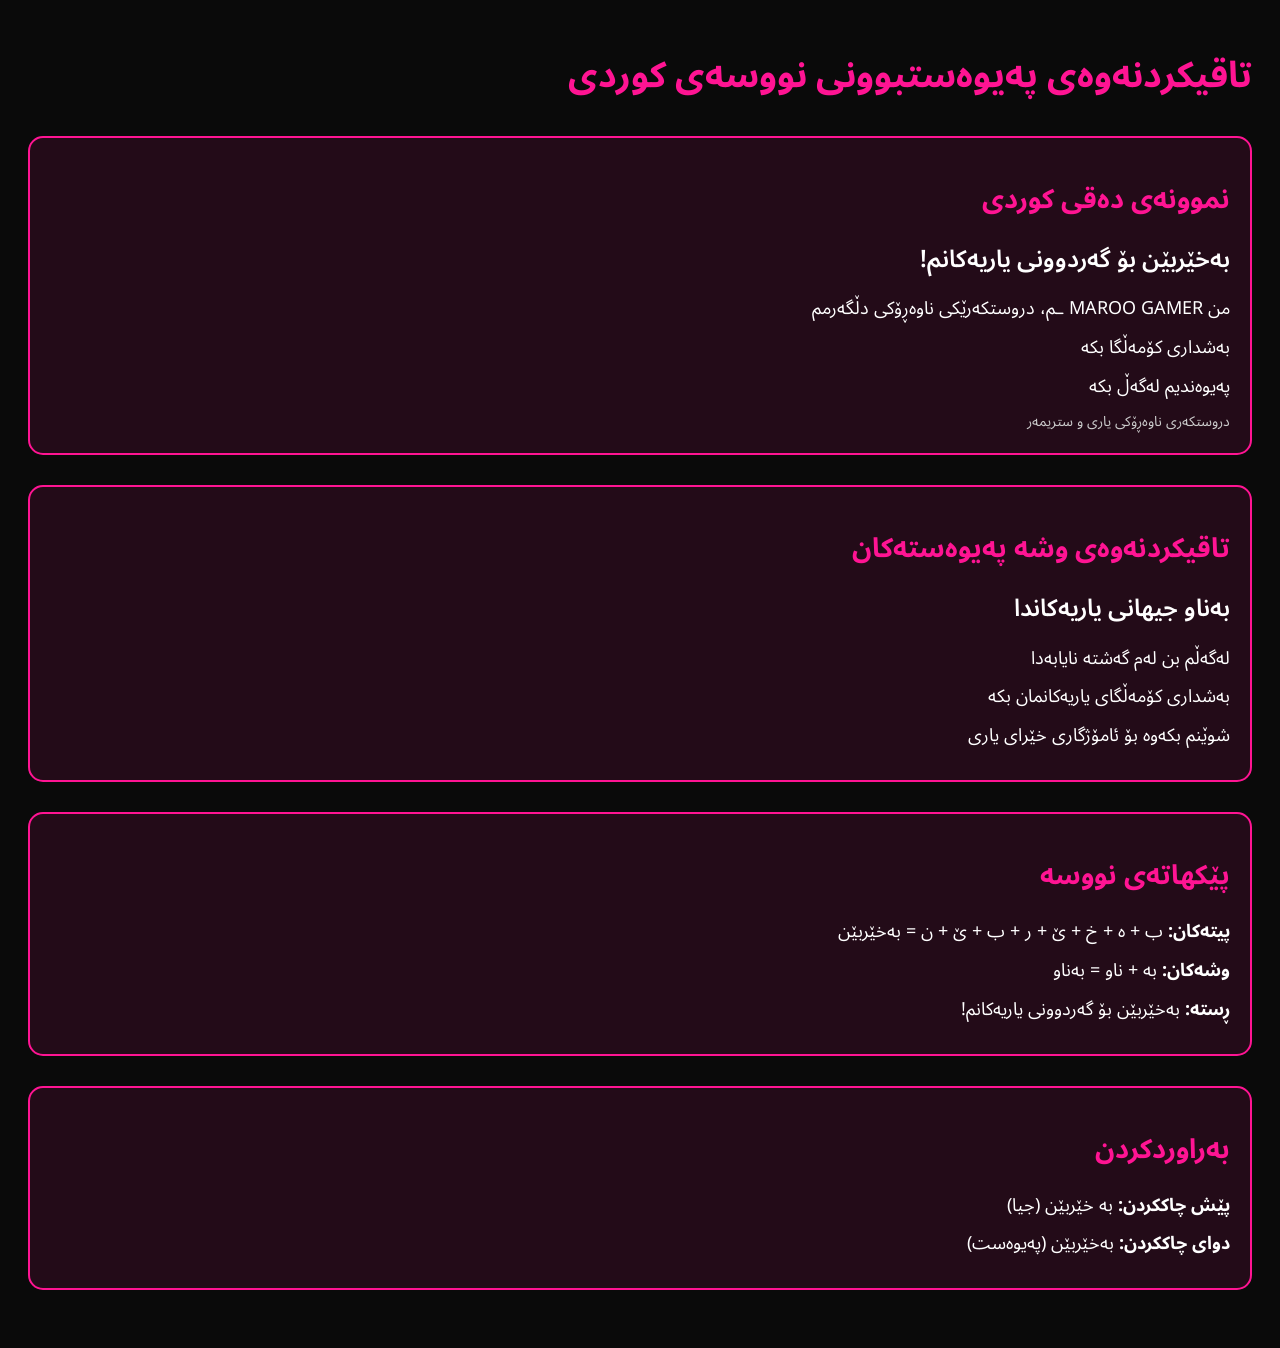
<file: kurdish-text-test.html>
<!DOCTYPE html>
<html lang="ku" dir="rtl">
<head>
    <meta charset="UTF-8">
    <meta name="viewport" content="width=device-width, initial-scale=1.0">
    <title>Kurdish Text Connection Test</title>
    <link href="https://fonts.googleapis.com/css2?family=Noto+Sans+Arabic:wght@300;400;600;700&display=swap" rel="stylesheet">
    <style>
        body {
            font-family: 'Noto Sans Arabic', 'Arial Unicode MS', 'Tahoma', sans-serif;
            direction: rtl;
            text-align: right;
            padding: 20px;
            background: #0a0a0a;
            color: white;
            font-size: 18px;
            line-height: 1.6;
            font-feature-settings: "calt" 1, "liga" 1, "clig" 1, "kern" 1;
            -webkit-font-feature-settings: "calt" 1, "liga" 1, "clig" 1, "kern" 1;
            unicode-bidi: embed;
        }
        
        .test-section {
            margin: 30px 0;
            padding: 20px;
            border: 2px solid #ff1493;
            border-radius: 15px;
            background: rgba(255, 20, 147, 0.1);
        }
        
        .large-text {
            font-size: 24px;
            font-weight: 600;
            margin: 15px 0;
        }
        
        .normal-text {
            font-size: 18px;
            margin: 10px 0;
        }
        
        .small-text {
            font-size: 14px;
            color: #ccc;
        }
        
        h1, h2 {
            color: #ff1493;
            margin: 20px 0;
        }
    </style>
</head>
<body>
    <h1>تاقیکردنەوەی پەیوەستبوونی نووسەی کوردی</h1>
    
    <div class="test-section">
        <h2>نموونەی دەقی کوردی</h2>
        <div class="large-text">بەخێربێن بۆ گەردوونی یاریەکانم!</div>
        <div class="normal-text">من MAROO GAMER ـم، دروستکەرێکی ناوەڕۆکی دڵگەرمم</div>
        <div class="normal-text">بەشداری کۆمەڵگا بکە</div>
        <div class="normal-text">پەیوەندیم لەگەڵ بکە</div>
        <div class="small-text">دروستکەری ناوەڕۆکی یاری و ستریمەر</div>
    </div>
    
    <div class="test-section">
        <h2>تاقیکردنەوەی وشە پەیوەستەکان</h2>
        <div class="large-text">بەناو جیهانی یاریەکاندا</div>
        <div class="normal-text">لەگەڵم بن لەم گەشتە نایابەدا</div>
        <div class="normal-text">بەشداری کۆمەڵگای یاریەکانمان بکە</div>
        <div class="normal-text">شوێنم بکەوە بۆ ئامۆژگاری خێرای یاری</div>
    </div>
    
    <div class="test-section">
        <h2>پێکهاتەی نووسە</h2>
        <div class="normal-text">
            <strong>پیتەکان:</strong> ب + ە + خ + ێ + ر + ب + ێ + ن = بەخێربێن
        </div>
        <div class="normal-text">
            <strong>وشەکان:</strong> بە + ناو = بەناو
        </div>
        <div class="normal-text">
            <strong>ڕستە:</strong> بەخێربێن بۆ گەردوونی یاریەکانم!
        </div>
    </div>
    
    <div class="test-section">
        <h2>بەراوردکردن</h2>
        <div class="normal-text">
            <strong>پێش چاککردن:</strong> بە خێربێن (جیا)
        </div>
        <div class="normal-text">
            <strong>دوای چاککردن:</strong> بەخێربێن (پەیوەست)
        </div>
    </div>
    
    <script>
        console.log('Kurdish text test loaded');
        console.log('Font family:', getComputedStyle(document.body).fontFamily);
        console.log('Direction:', getComputedStyle(document.body).direction);
        console.log('Text align:', getComputedStyle(document.body).textAlign);
    </script>
</body>
</html>
</file>
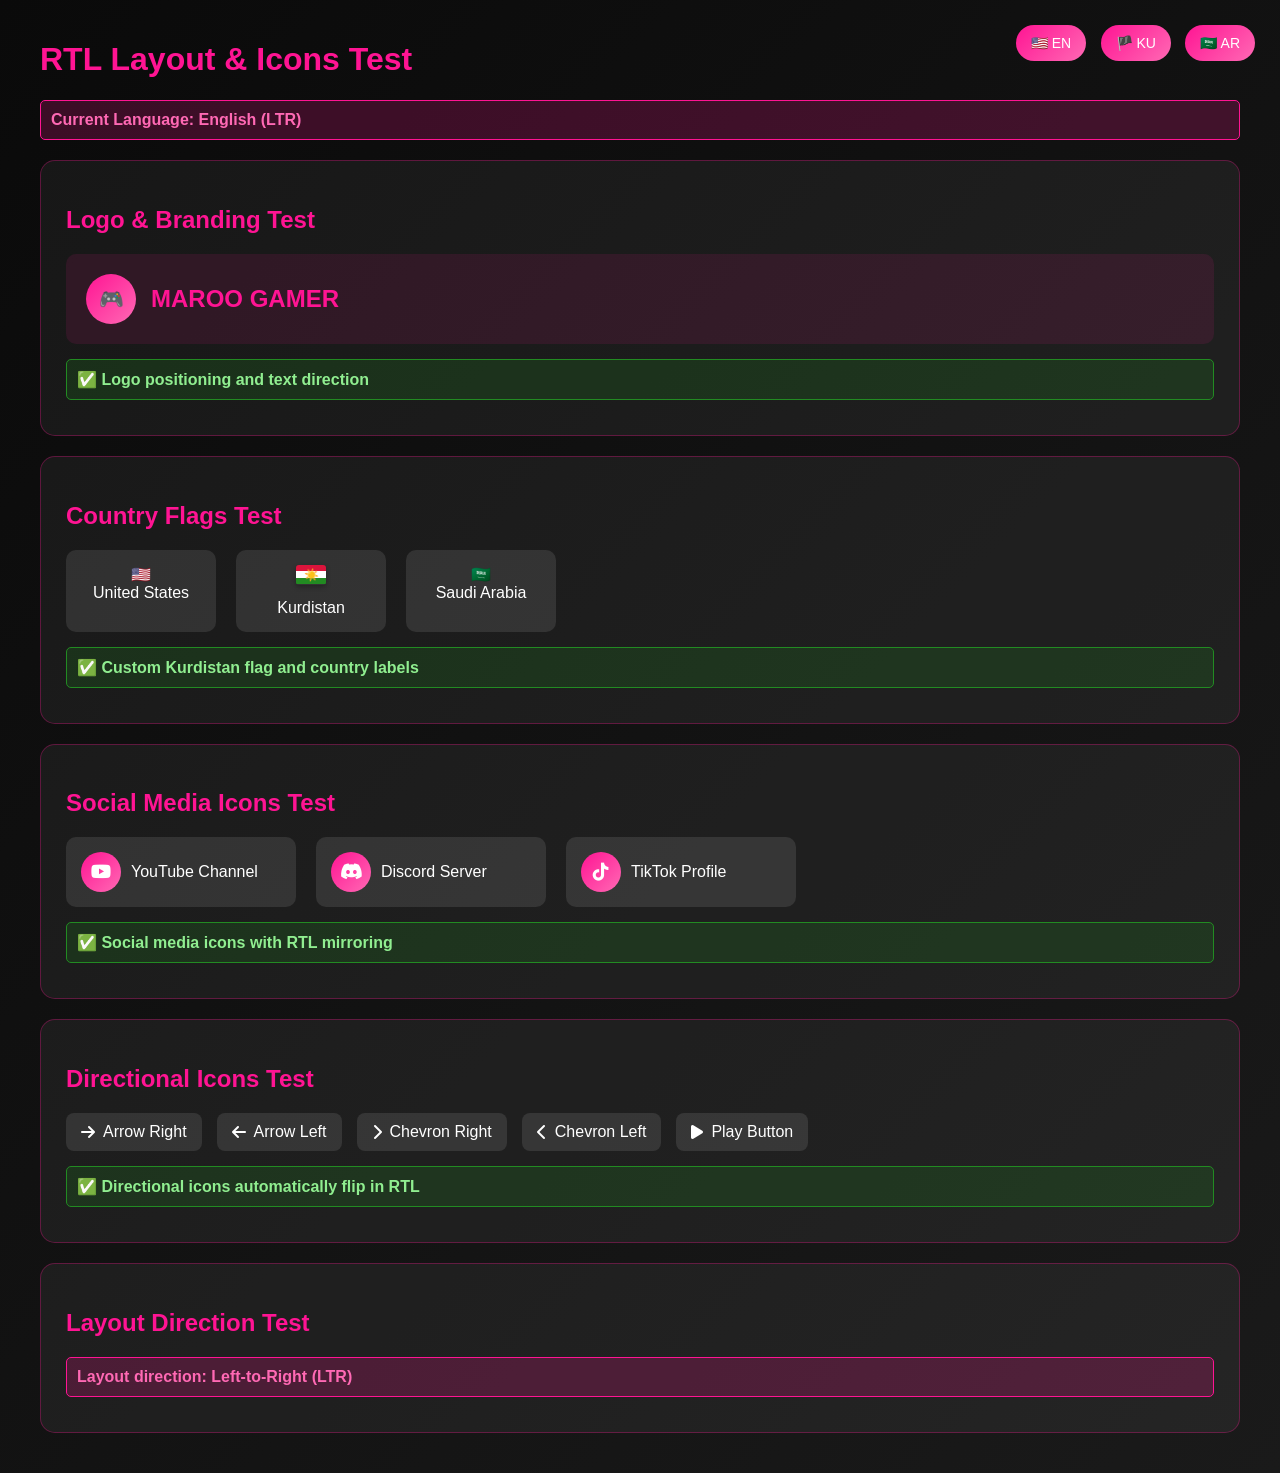
<file: rtl-test.html>
<!DOCTYPE html>
<html lang="en">
<head>
    <meta charset="UTF-8">
    <meta name="viewport" content="width=device-width, initial-scale=1.0">
    <title>RTL Layout Test - MAROO GAMER</title>
    <link rel="stylesheet" href="https://cdnjs.cloudflare.com/ajax/libs/font-awesome/6.4.0/css/all.min.css">
    <link href="https://fonts.googleapis.com/css2?family=Noto+Sans+Arabic:wght@300;400;600;700&display=swap" rel="stylesheet">
    <style>
        body {
            font-family: 'Noto Sans Arabic', Arial, sans-serif;
            background: linear-gradient(135deg, #0a0a0a, #1a1a1a);
            color: white;
            margin: 0;
            padding: 20px;
            transition: all 0.3s ease;
        }
        
        .test-container {
            max-width: 1200px;
            margin: 0 auto;
        }
        
        .test-section {
            background: rgba(255, 255, 255, 0.05);
            margin: 20px 0;
            padding: 25px;
            border-radius: 15px;
            border: 1px solid rgba(255, 20, 147, 0.3);
        }
        
        .lang-switcher {
            position: fixed;
            top: 20px;
            right: 20px;
            z-index: 1000;
        }
        
        .lang-btn {
            background: linear-gradient(135deg, #ff1493, #ff69b4);
            color: white;
            border: none;
            padding: 10px 15px;
            margin: 5px;
            border-radius: 20px;
            cursor: pointer;
            font-size: 14px;
            transition: all 0.3s ease;
        }
        
        .lang-btn:hover {
            transform: translateY(-2px);
            box-shadow: 0 4px 15px rgba(255, 20, 147, 0.3);
        }
        
        .logo-test {
            display: flex;
            align-items: center;
            gap: 15px;
            padding: 20px;
            background: rgba(255, 20, 147, 0.1);
            border-radius: 10px;
            margin: 15px 0;
        }
        
        .logo-img {
            width: 50px;
            height: 50px;
            background: linear-gradient(135deg, #ff1493, #ff69b4);
            border-radius: 50%;
            display: flex;
            align-items: center;
            justify-content: center;
            font-size: 20px;
        }
        
        .logo-text {
            font-size: 24px;
            font-weight: bold;
            color: #ff1493;
        }
        
        .social-test {
            display: flex;
            gap: 20px;
            flex-wrap: wrap;
            margin: 15px 0;
        }
        
        .social-item {
            background: rgba(255, 255, 255, 0.1);
            padding: 15px;
            border-radius: 10px;
            display: flex;
            align-items: center;
            gap: 10px;
            min-width: 200px;
        }
        
        .social-icon {
            width: 40px;
            height: 40px;
            background: linear-gradient(135deg, #ff1493, #ff69b4);
            border-radius: 50%;
            display: flex;
            align-items: center;
            justify-content: center;
            font-size: 18px;
        }
        
        .icon-test {
            display: flex;
            gap: 15px;
            flex-wrap: wrap;
            margin: 15px 0;
        }
        
        .icon-item {
            background: rgba(255, 255, 255, 0.1);
            padding: 10px 15px;
            border-radius: 8px;
            display: flex;
            align-items: center;
            gap: 8px;
        }
        
        .flag-test {
            display: flex;
            gap: 20px;
            margin: 15px 0;
            flex-wrap: wrap;
        }
        
        .flag-item {
            background: rgba(255, 255, 255, 0.1);
            padding: 15px;
            border-radius: 10px;
            text-align: center;
            min-width: 120px;
        }
        
        .kurdistan-flag {
            display: inline-block;
            width: 30px;
            height: 20px;
            position: relative;
            border-radius: 3px;
            overflow: hidden;
            box-shadow: 0 2px 5px rgba(0,0,0,0.3);
            margin-bottom: 10px;
        }
        
        .flag-stripe {
            width: 100%;
            height: 33.33%;
            position: absolute;
            left: 0;
        }
        
        .flag-stripe.red {
            top: 0;
            background: #DC143C;
        }
        
        .flag-stripe.white {
            top: 33.33%;
            background: #FFFFFF;
        }
        
        .flag-stripe.green {
            top: 66.66%;
            background: #228B22;
        }
        
        .flag-sun {
            position: absolute;
            top: 50%;
            left: 50%;
            transform: translate(-50%, -50%);
            font-size: 12px;
            z-index: 1;
        }
        
        /* RTL Styles */
        [dir="rtl"] {
            direction: rtl;
            text-align: right;
        }
        
        [dir="rtl"] .logo-test {
            flex-direction: row-reverse;
        }
        
        [dir="rtl"] .social-item {
            flex-direction: row-reverse;
        }
        
        [dir="rtl"] .icon-item {
            flex-direction: row-reverse;
        }
        
        [dir="rtl"] .lang-switcher {
            right: auto;
            left: 20px;
        }
        
        [dir="rtl"] .social-icon .fab,
        [dir="rtl"] .social-icon .fas {
            transform: scaleX(-1);
        }
        
        [dir="rtl"] .fas.fa-arrow-right::before {
            content: "\f060";
        }
        
        [dir="rtl"] .fas.fa-arrow-left::before {
            content: "\f061";
        }
        
        h1, h2 {
            color: #ff1493;
        }
        
        .status {
            padding: 10px;
            border-radius: 5px;
            margin: 10px 0;
            font-weight: bold;
        }
        
        .status.success {
            background: rgba(34, 139, 34, 0.2);
            border: 1px solid #228B22;
            color: #90EE90;
        }
        
        .status.info {
            background: rgba(255, 20, 147, 0.2);
            border: 1px solid #ff1493;
            color: #ff69b4;
        }
    </style>
</head>
<body>
    <div class="lang-switcher">
        <button class="lang-btn" onclick="switchLanguage('en')">🇺🇸 EN</button>
        <button class="lang-btn" onclick="switchLanguage('ku')">🏴 KU</button>
        <button class="lang-btn" onclick="switchLanguage('ar')">🇸🇦 AR</button>
    </div>
    
    <div class="test-container">
        <h1 id="title">RTL Layout & Icons Test</h1>
        
        <div class="status info">
            <span id="current-lang">Current Language: English (LTR)</span>
        </div>
        
        <div class="test-section">
            <h2 id="logo-title">Logo & Branding Test</h2>
            <div class="logo-test">
                <div class="logo-img">🎮</div>
                <div class="logo-text" id="logo-text">MAROO GAMER</div>
            </div>
            <div class="status success">
                ✅ Logo positioning and text direction
            </div>
        </div>
        
        <div class="test-section">
            <h2 id="flags-title">Country Flags Test</h2>
            <div class="flag-test">
                <div class="flag-item">
                    <div>🇺🇸</div>
                    <div>United States</div>
                </div>
                <div class="flag-item">
                    <div class="kurdistan-flag">
                        <div class="flag-stripe red"></div>
                        <div class="flag-stripe white"></div>
                        <div class="flag-stripe green"></div>
                        <div class="flag-sun">☀️</div>
                    </div>
                    <div id="kurdistan-label">Kurdistan</div>
                </div>
                <div class="flag-item">
                    <div>🇸🇦</div>
                    <div id="saudi-label">Saudi Arabia</div>
                </div>
            </div>
            <div class="status success">
                ✅ Custom Kurdistan flag and country labels
            </div>
        </div>
        
        <div class="test-section">
            <h2 id="social-title">Social Media Icons Test</h2>
            <div class="social-test">
                <div class="social-item">
                    <div class="social-icon">
                        <i class="fab fa-youtube"></i>
                    </div>
                    <div id="youtube-text">YouTube Channel</div>
                </div>
                <div class="social-item">
                    <div class="social-icon">
                        <i class="fab fa-discord"></i>
                    </div>
                    <div id="discord-text">Discord Server</div>
                </div>
                <div class="social-item">
                    <div class="social-icon">
                        <i class="fab fa-tiktok"></i>
                    </div>
                    <div id="tiktok-text">TikTok Profile</div>
                </div>
            </div>
            <div class="status success">
                ✅ Social media icons with RTL mirroring
            </div>
        </div>
        
        <div class="test-section">
            <h2 id="icons-title">Directional Icons Test</h2>
            <div class="icon-test">
                <div class="icon-item">
                    <i class="fas fa-arrow-right"></i>
                    <span id="arrow-right">Arrow Right</span>
                </div>
                <div class="icon-item">
                    <i class="fas fa-arrow-left"></i>
                    <span id="arrow-left">Arrow Left</span>
                </div>
                <div class="icon-item">
                    <i class="fas fa-chevron-right"></i>
                    <span id="chevron-right">Chevron Right</span>
                </div>
                <div class="icon-item">
                    <i class="fas fa-chevron-left"></i>
                    <span id="chevron-left">Chevron Left</span>
                </div>
                <div class="icon-item">
                    <i class="fas fa-play"></i>
                    <span id="play-text">Play Button</span>
                </div>
            </div>
            <div class="status success">
                ✅ Directional icons automatically flip in RTL
            </div>
        </div>
        
        <div class="test-section">
            <h2 id="layout-title">Layout Direction Test</h2>
            <div class="status info" id="layout-status">
                Layout direction will change based on selected language
            </div>
        </div>
    </div>
    
    <script>
        const translations = {
            en: {
                title: 'RTL Layout & Icons Test',
                'current-lang': 'Current Language: English (LTR)',
                'logo-title': 'Logo & Branding Test',
                'logo-text': 'MAROO GAMER',
                'flags-title': 'Country Flags Test',
                'kurdistan-label': 'Kurdistan',
                'saudi-label': 'Saudi Arabia',
                'social-title': 'Social Media Icons Test',
                'youtube-text': 'YouTube Channel',
                'discord-text': 'Discord Server',
                'tiktok-text': 'TikTok Profile',
                'icons-title': 'Directional Icons Test',
                'arrow-right': 'Arrow Right',
                'arrow-left': 'Arrow Left',
                'chevron-right': 'Chevron Right',
                'chevron-left': 'Chevron Left',
                'play-text': 'Play Button',
                'layout-title': 'Layout Direction Test',
                'layout-status': 'Layout direction: Left-to-Right (LTR)'
            },
            ku: {
                title: 'تاقیکردنەوەی RTL و ئایکۆنەکان',
                'current-lang': 'زمانی ئێستا: کوردی (RTL)',
                'logo-title': 'تاقیکردنەوەی لۆگۆ و براند',
                'logo-text': 'مارۆ گەیمەر',
                'flags-title': 'تاقیکردنەوەی ئاڵای وڵاتان',
                'kurdistan-label': 'کوردستان',
                'saudi-label': 'عەرەبستانی سعودی',
                'social-title': 'تاقیکردنەوەی ئایکۆنی سۆشیال میدیا',
                'youtube-text': 'کەناڵی یوتیوب',
                'discord-text': 'سێرڤەری دیسکۆرد',
                'tiktok-text': 'پرۆفایلی تیکتۆک',
                'icons-title': 'تاقیکردنەوەی ئایکۆنی ئاراستەدار',
                'arrow-right': 'تیری ڕاست',
                'arrow-left': 'تیری چەپ',
                'chevron-right': 'شیڤرۆنی ڕاست',
                'chevron-left': 'شیڤرۆنی چەپ',
                'play-text': 'دوگمەی پلەی',
                'layout-title': 'تاقیکردنەوەی ئاراستەی لەیاوت',
                'layout-status': 'ئاراستەی لەیاوت: ڕاست بۆ چەپ (RTL)'
            },
            ar: {
                title: 'اختبار تخطيط RTL والأيقونات',
                'current-lang': 'اللغة الحالية: العربية (RTL)',
                'logo-title': 'اختبار الشعار والعلامة التجارية',
                'logo-text': 'مارو جيمر',
                'flags-title': 'اختبار أعلام البلدان',
                'kurdistan-label': 'كردستان',
                'saudi-label': 'المملكة العربية السعودية',
                'social-title': 'اختبار أيقونات وسائل التواصل الاجتماعي',
                'youtube-text': 'قناة يوتيوب',
                'discord-text': 'خادم ديسكورد',
                'tiktok-text': 'ملف تيك توك',
                'icons-title': 'اختبار الأيقونات الاتجاهية',
                'arrow-right': 'سهم يمين',
                'arrow-left': 'سهم يسار',
                'chevron-right': 'شيفرون يمين',
                'chevron-left': 'شيفرون يسار',
                'play-text': 'زر التشغيل',
                'layout-title': 'اختبار اتجاه التخطيط',
                'layout-status': 'اتجاه التخطيط: من اليمين إلى اليسار (RTL)'
            }
        };
        
        function switchLanguage(lang) {
            // Update HTML attributes
            document.documentElement.setAttribute('lang', lang);
            
            if (lang === 'ku' || lang === 'ar') {
                document.documentElement.setAttribute('dir', 'rtl');
                document.body.style.fontFamily = "'Noto Sans Arabic', Arial, sans-serif";
            } else {
                document.documentElement.setAttribute('dir', 'ltr');
                document.body.style.fontFamily = "Arial, sans-serif";
            }
            
            // Update all translatable elements
            Object.keys(translations[lang]).forEach(key => {
                const element = document.getElementById(key);
                if (element) {
                    element.textContent = translations[lang][key];
                }
            });
            
            console.log(`Language switched to: ${lang}`);
        }
        
        // Initialize with English
        switchLanguage('en');
    </script>
</body>
</html>
</file>
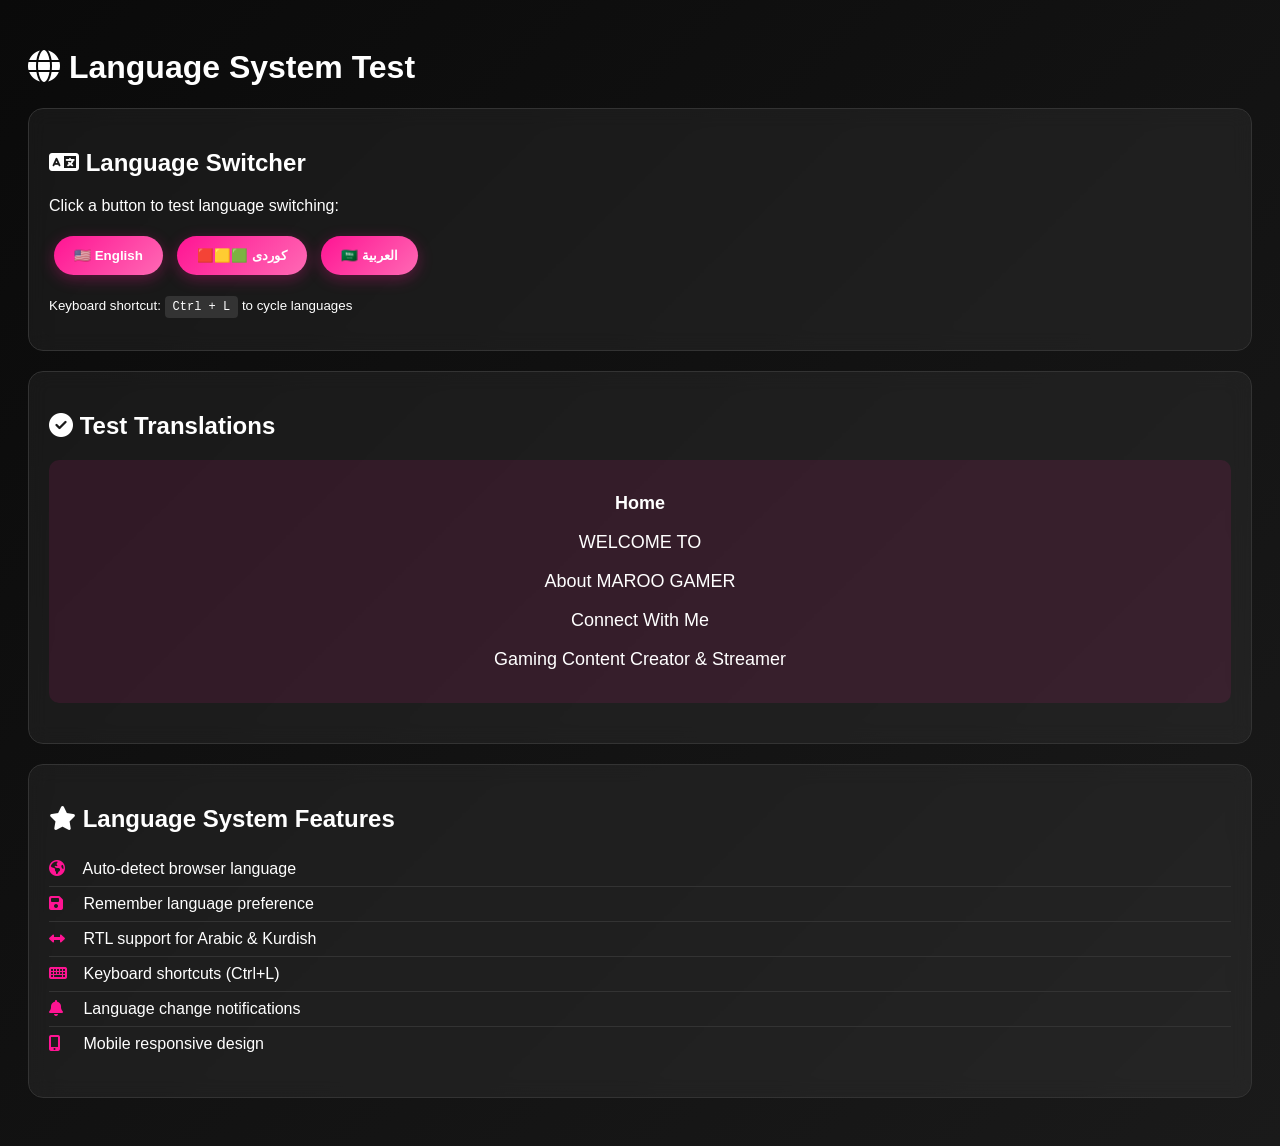
<file: test-language.html>
<!DOCTYPE html>
<html lang="en">
<head>
    <meta charset="UTF-8">
    <meta name="viewport" content="width=device-width, initial-scale=1.0">
    <title data-translate="page.title">Language Test - MAROO GAMER</title>
    <link rel="stylesheet" href="https://cdnjs.cloudflare.com/ajax/libs/font-awesome/6.4.0/css/all.min.css">
    <link href="https://fonts.googleapis.com/css2?family=Noto+Sans+Arabic:wght@300;400;600;700&display=swap" rel="stylesheet">
    <style>
        body { 
            font-family: 'Arial', sans-serif; 
            padding: 20px; 
            background: linear-gradient(135deg, #0a0a0a, #1a1a1a); 
            color: white; 
            transition: all 0.3s ease;
        }
        .test-section { 
            margin: 20px 0; 
            padding: 20px; 
            border: 1px solid #333; 
            border-radius: 15px; 
            background: rgba(255, 255, 255, 0.05);
            backdrop-filter: blur(10px);
        }
        .lang-button { 
            margin: 5px; 
            padding: 12px 20px; 
            background: linear-gradient(135deg, #ff1493, #ff69b4); 
            color: white; 
            border: none; 
            border-radius: 25px; 
            cursor: pointer; 
            font-weight: 600;
            transition: all 0.3s ease;
            box-shadow: 0 4px 15px rgba(255, 20, 147, 0.3);
        }
        .lang-button:hover { 
            transform: translateY(-2px);
            box-shadow: 0 6px 25px rgba(255, 20, 147, 0.5);
        }
        .feature-list {
            list-style: none;
            padding: 0;
        }
        .feature-list li {
            padding: 8px 0;
            border-bottom: 1px solid #333;
        }
        .feature-list li:last-child {
            border-bottom: none;
        }
        .feature-list i {
            color: #ff1493;
            margin-right: 10px;
            width: 20px;
        }
        .keyboard-shortcut {
            background: #333;
            padding: 4px 8px;
            border-radius: 4px;
            font-family: monospace;
            font-size: 12px;
        }
        .rtl-demo {
            text-align: center;
            font-size: 18px;
            margin: 20px 0;
            padding: 15px;
            background: rgba(255, 20, 147, 0.1);
            border-radius: 10px;
        }
        
        /* Kurdish and Arabic text rendering */
        [lang="ku"], [lang="ku"] * {
            font-family: 'Noto Sans Arabic', 'Arial Unicode MS', 'Tahoma', sans-serif !important;
            unicode-bidi: embed;
            direction: rtl;
            text-align: right;
            font-feature-settings: "calt" 1, "liga" 1, "clig" 1, "kern" 1;
            -webkit-font-feature-settings: "calt" 1, "liga" 1, "clig" 1, "kern" 1;
        }
        
        [lang="ar"], [lang="ar"] * {
            font-family: 'Noto Sans Arabic', 'Arial Unicode MS', 'Tahoma', sans-serif !important;
            unicode-bidi: embed;
            direction: rtl;
            text-align: right;
            font-feature-settings: "calt" 1, "liga" 1, "clig" 1, "kern" 1;
            -webkit-font-feature-settings: "calt" 1, "liga" 1, "clig" 1, "kern" 1;
        }
    </style>
</head>
<body>
    <h1><i class="fas fa-globe"></i> <span data-translate="test.title">Language System Test</span></h1>
    
    <div class="test-section">
        <h2><i class="fas fa-language"></i> <span data-translate="test.switcher">Language Switcher</span></h2>
        <p data-translate="test.instruction">Click a button to test language switching:</p>
        <button class="lang-button" onclick="testLanguage('en')">🇺🇸 English</button>
        <button class="lang-button" onclick="testLanguage('ku')">
            <span class="kurdistan-flag-inline">🟥🟨🟩</span> کوردی
        </button>
        <button class="lang-button" onclick="testLanguage('ar')">🇸🇦 العربية</button>
        <p><small>Keyboard shortcut: <span class="keyboard-shortcut">Ctrl + L</span> to cycle languages</small></p>
    </div>
    
    <div class="test-section">
        <h2><i class="fas fa-check-circle"></i> <span data-translate="test.translations">Test Translations</span></h2>
        <div class="rtl-demo">
            <p><strong data-translate="nav.home">Home</strong></p>
            <p data-translate="hero.welcome">WELCOME TO</p>
            <p data-translate="about.title">About MAROO GAMER</p>
            <p data-translate="social.title">Connect With Me</p>
            <p data-translate="hero.subtitle">Gaming Content Creator & Streamer</p>
        </div>
    </div>
    
    <div class="test-section">
        <h2><i class="fas fa-star"></i> <span data-translate="test.features">Language System Features</span></h2>
        <ul class="feature-list">
            <li><i class="fas fa-globe-americas"></i> <span data-translate="test.feature1">Auto-detect browser language</span></li>
            <li><i class="fas fa-save"></i> <span data-translate="test.feature2">Remember language preference</span></li>
            <li><i class="fas fa-arrows-alt-h"></i> <span data-translate="test.feature3">RTL support for Arabic & Kurdish</span></li>
            <li><i class="fas fa-keyboard"></i> <span data-translate="test.feature4">Keyboard shortcuts (Ctrl+L)</span></li>
            <li><i class="fas fa-bell"></i> <span data-translate="test.feature5">Language change notifications</span></li>
            <li><i class="fas fa-mobile-alt"></i> <span data-translate="test.feature6">Mobile responsive design</span></li>
        </ul>
    </div>
    
    <script>
        const translations = {
            en: {
                'page.title': 'Language Test - MAROO GAMER',
                'test.title': 'Language System Test',
                'test.switcher': 'Language Switcher',
                'test.instruction': 'Click a button to test language switching:',
                'test.translations': 'Test Translations',
                'test.features': 'Language System Features',
                'test.feature1': 'Auto-detect browser language',
                'test.feature2': 'Remember language preference',
                'test.feature3': 'RTL support for Arabic & Kurdish',
                'test.feature4': 'Keyboard shortcuts (Ctrl+L)',
                'test.feature5': 'Language change notifications',
                'test.feature6': 'Mobile responsive design',
                'nav.home': 'Home',
                'hero.welcome': 'WELCOME TO',
                'about.title': 'About MAROO GAMER',
                'social.title': 'Connect With Me',
                'hero.subtitle': 'Gaming Content Creator & Streamer'
            },
            ku: {
                'page.title': 'تاقیکردنەوەی زمان - MAROO GAMER',
                'test.title': 'تاقیکردنەوەی سیستەمی زمان',
                'test.switcher': 'گۆڕینی زمان',
                'test.instruction': 'کلیک لە دوگمەیەک بکە بۆ تاقیکردنەوەی گۆڕینی زمان:',
                'test.translations': 'تاقیکردنەوەی وەرگێڕان',
                'test.features': 'تایبەتمەندییەکانی سیستەمی زمان',
                'test.feature1': 'خۆکارانە زمانی وێبگەڕ دەدۆزێتەوە',
                'test.feature2': 'هەڵبژاردنی زمان لەبیر دەگرێت',
                'test.feature3': 'پشتگیری RTL بۆ عەرەبی و کوردی',
                'test.feature4': 'کورتبڕی تەختەکلیل (Ctrl+L)',
                'test.feature5': 'ئاگادارکردنەوەی گۆڕینی زمان',
                'test.feature6': 'دیزاینی وەڵامدەرەوە بۆ مۆبایل',
                'nav.home': 'ماڵەوە',
                'hero.welcome': 'بەخێربێن بۆ',
                'about.title': 'دەربارەی MAROO GAMER',
                'social.title': 'پەیوەندیم لەگەڵ بکە',
                'hero.subtitle': 'دروستکەری ناوەڕۆکی یاری و ستریمەر'
            },
            ar: {
                'page.title': 'اختبار اللغة - MAROO GAMER',
                'test.title': 'اختبار نظام اللغة',
                'test.switcher': 'مبدل اللغة',
                'test.instruction': 'انقر على زر لاختبار تبديل اللغة:',
                'test.translations': 'اختبار الترجمات',
                'test.features': 'ميزات نظام اللغة',
                'test.feature1': 'اكتشاف تلقائي للغة المتصفح',
                'test.feature2': 'تذكر تفضيل اللغة',
                'test.feature3': 'دعم RTL للعربية والكردية',
                'test.feature4': 'اختصارات لوحة المفاتيح (Ctrl+L)',
                'test.feature5': 'إشعارات تغيير اللغة',
                'test.feature6': 'تصميم متجاوب للجوال',
                'nav.home': 'الرئيسية',
                'hero.welcome': 'مرحباً بك في',
                'about.title': 'حول MAROO GAMER',
                'social.title': 'تواصل معي',
                'hero.subtitle': 'منشئ محتوى الألعاب والبث المباشر'
            }
        };
        
        let currentLang = 'en';
        
        function testLanguage(lang) {
            currentLang = lang;
            
            // Update HTML lang attribute
            document.documentElement.setAttribute('lang', lang);
            
            // Update document direction for RTL languages
            if (lang === 'ar' || lang === 'ku') {
                document.documentElement.setAttribute('dir', 'rtl');
                document.body.style.textAlign = 'right';
            } else {
                document.documentElement.setAttribute('dir', 'ltr');
                document.body.style.textAlign = 'left';
            }
            
            // Update all translatable elements
            const translatableElements = document.querySelectorAll('[data-translate]');
            translatableElements.forEach(element => {
                const key = element.getAttribute('data-translate');
                if (translations[lang] && translations[lang][key]) {
                    if (element.tagName === 'TITLE') {
                        document.title = translations[lang][key];
                    } else {
                        element.textContent = translations[lang][key];
                    }
                }
            });
            
            // Show notification
            showNotification(lang);
            
            console.log(`Language changed to: ${lang}`);
        }
        
        function showNotification(lang) {
            const langNames = { en: 'English', ku: 'کوردی', ar: 'العربية' };
            const notification = document.createElement('div');
            notification.style.cssText = `
                position: fixed;
                top: 20px;
                right: 20px;
                background: linear-gradient(135deg, #ff1493, #ff69b4);
                color: white;
                padding: 15px 20px;
                border-radius: 25px;
                box-shadow: 0 4px 20px rgba(255, 20, 147, 0.3);
                z-index: 10000;
                font-weight: 600;
                opacity: 0;
                transform: translateX(100px);
                transition: all 0.3s ease;
            `;
            notification.innerHTML = `<i class="fas fa-globe"></i> Language: ${langNames[lang]}`;
            document.body.appendChild(notification);
            
            setTimeout(() => {
                notification.style.opacity = '1';
                notification.style.transform = 'translateX(0)';
            }, 100);
            
            setTimeout(() => {
                notification.style.opacity = '0';
                notification.style.transform = 'translateX(100px)';
                setTimeout(() => notification.remove(), 300);
            }, 2000);
        }
        
        // Keyboard shortcut
        document.addEventListener('keydown', (e) => {
            if ((e.ctrlKey || e.metaKey) && e.key === 'l') {
                e.preventDefault();
                const languages = ['en', 'ku', 'ar'];
                const currentIndex = languages.indexOf(currentLang);
                const nextIndex = (currentIndex + 1) % languages.length;
                testLanguage(languages[nextIndex]);
            }
        });
    </script>
</body>
</html>
</file>
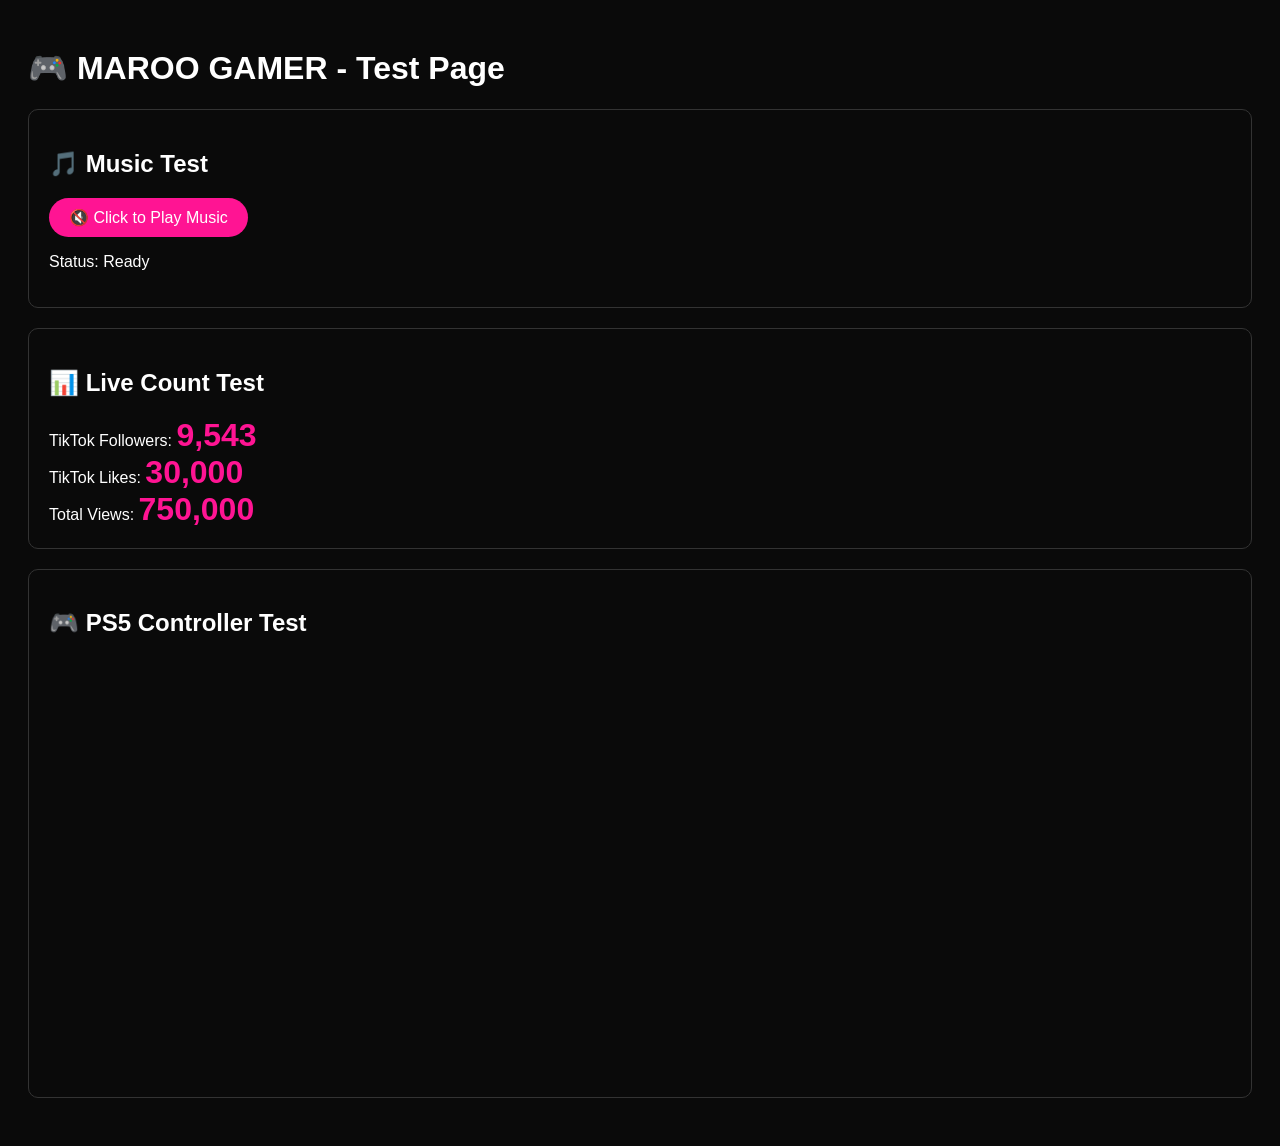
<file: test.html>
<!DOCTYPE html>
<html lang="en">
<head>
    <meta charset="UTF-8">
    <meta name="viewport" content="width=device-width, initial-scale=1.0">
    <title>Test - MAROO GAMER</title>
    <style>
        body {
            background: #0a0a0a;
            color: white;
            font-family: Arial, sans-serif;
            padding: 20px;
        }
        .test-section {
            margin: 20px 0;
            padding: 20px;
            border: 1px solid #333;
            border-radius: 10px;
        }
        .live-count {
            font-size: 2rem;
            color: #ff1493;
            font-weight: bold;
        }
        .music-button {
            background: #ff1493;
            color: white;
            border: none;
            padding: 10px 20px;
            border-radius: 25px;
            cursor: pointer;
            font-size: 16px;
        }
        .model-container {
            height: 400px;
            border-radius: 15px;
            overflow: hidden;
            background: transparent;
            margin: 20px 0;
        }
        .sketchfab-embed-wrapper {
            width: 100%;
            height: 100%;
        }
        .sketchfab-embed-wrapper iframe {
            width: 100%;
            height: 100%;
            border: none;
        }
    </style>
</head>
<body>
    <h1>🎮 MAROO GAMER - Test Page</h1>
    
    <div class="test-section">
        <h2>🎵 Music Test</h2>
        <audio id="backgroundMusic" loop preload="auto">
            <source src="used sources/background-music.mp3" type="audio/mpeg">
        </audio>
        <button id="musicToggle" class="music-button">🔇 Click to Play Music</button>
        <p>Status: <span id="musicStatus">Ready</span></p>
    </div>
    
    <div class="test-section">
        <h2>📊 Live Count Test</h2>
        <div>
            <div>TikTok Followers: <span class="live-count" id="tiktok-followers">9,543</span></div>
            <div>TikTok Likes: <span class="live-count" id="tiktok-likes">30,000</span></div>
            <div>Total Views: <span class="live-count" id="total-views">750,000</span></div>
        </div>
    </div>
    
    <div class="test-section">
        <h2>🎮 PS5 Controller Test</h2>
        <div class="model-container">
            <div class="sketchfab-embed-wrapper">
                <iframe 
                    title="PlayStation 5 DualSense" 
                    frameborder="0" 
                    allowfullscreen 
                    mozallowfullscreen="true" 
                    webkitallowfullscreen="true" 
                    allow="autoplay; fullscreen; xr-spatial-tracking" 
                    xr-spatial-tracking 
                    execution-while-out-of-viewport 
                    execution-while-not-rendered 
                    web-share 
                    src="https://sketchfab.com/models/878c1f882808477ab81c2fe86d5a3936/embed?autostart=1&ui_theme=dark&ui_controls=1&ui_infos=0&ui_inspector=0&ui_stop=0&ui_watermark=0&ui_watermark_link=0">
                </iframe>
            </div>
        </div>
    </div>

    <script>
        // Simple music test
        const musicToggle = document.getElementById('musicToggle');
        const backgroundMusic = document.getElementById('backgroundMusic');
        const musicStatus = document.getElementById('musicStatus');
        let isPlaying = false;

        musicToggle.addEventListener('click', () => {
            if (isPlaying) {
                backgroundMusic.pause();
                musicToggle.textContent = '🔇 Click to Play Music';
                musicStatus.textContent = 'Paused';
                isPlaying = false;
            } else {
                backgroundMusic.play().then(() => {
                    musicToggle.textContent = '🔊 Click to Pause Music';
                    musicStatus.textContent = 'Playing';
                    isPlaying = true;
                }).catch(error => {
                    musicStatus.textContent = 'Error: ' + error.message;
                });
            }
        });

        // Simple live counter test
        class SimpleLiveCounter {
            constructor() {
                this.counters = {
                    'tiktok-followers': { current: 9543, increment: [1, 2] },
                    'tiktok-likes': { current: 30000, increment: [3, 8] },
                    'total-views': { current: 750000, increment: [5, 25] }
                };
                this.start();
            }

            start() {
                setInterval(() => {
                    Object.keys(this.counters).forEach(id => {
                        const counter = this.counters[id];
                        const increment = Math.floor(Math.random() * (counter.increment[1] - counter.increment[0] + 1)) + counter.increment[0];
                        counter.current += increment;
                        
                        const element = document.getElementById(id);
                        if (element) {
                            element.textContent = counter.current.toLocaleString();
                            element.style.color = '#00ff88';
                            setTimeout(() => {
                                element.style.color = '#ff1493';
                            }, 1000);
                        }
                    });
                }, 10000); // Update every 10 seconds for testing
            }
        }

        // Start live counter
        new SimpleLiveCounter();
    </script>
</body>
</html>
</file>
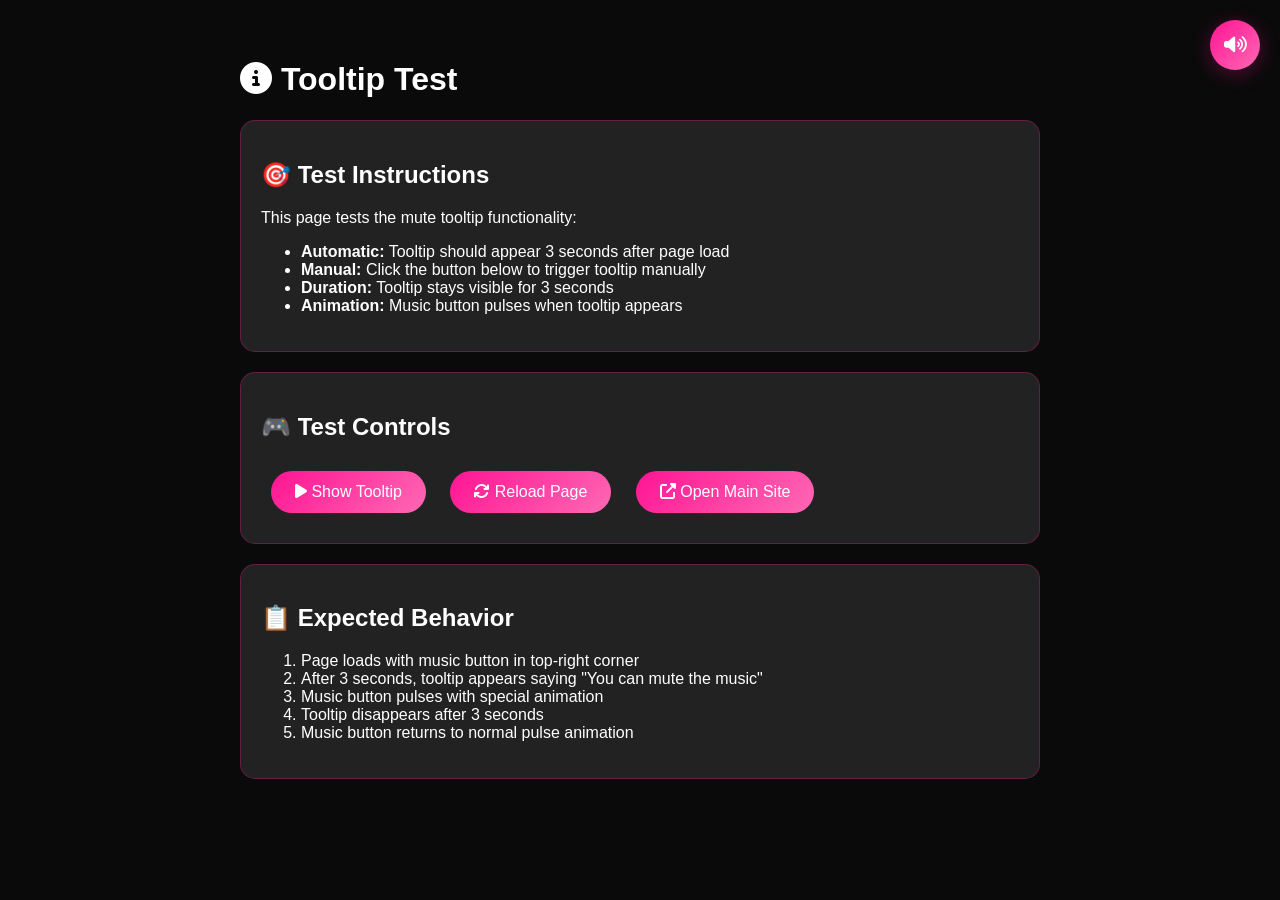
<file: tooltip-test.html>
<!DOCTYPE html>
<html lang="en">
<head>
    <meta charset="UTF-8">
    <meta name="viewport" content="width=device-width, initial-scale=1.0">
    <title>Tooltip Test - MAROO GAMER</title>
    <link rel="stylesheet" href="https://cdnjs.cloudflare.com/ajax/libs/font-awesome/6.4.0/css/all.min.css">
    <style>
        body {
            font-family: Arial, sans-serif;
            background: #0a0a0a;
            color: white;
            padding: 20px;
            margin: 0;
        }
        
        .test-container {
            max-width: 800px;
            margin: 0 auto;
            padding: 20px;
        }
        
        .music-toggle {
            position: fixed;
            top: 20px;
            right: 20px;
            width: 50px;
            height: 50px;
            border-radius: 50%;
            border: none;
            background: linear-gradient(135deg, #ff1493, #ff69b4);
            color: white;
            font-size: 18px;
            cursor: pointer;
            display: flex;
            align-items: center;
            justify-content: center;
            box-shadow: 0 4px 20px rgba(255, 20, 147, 0.3);
            transition: all 0.3s ease;
            z-index: 1000;
        }
        
        .music-toggle:hover {
            transform: scale(1.1);
            box-shadow: 0 6px 30px rgba(255, 20, 147, 0.5);
        }
        
        .test-button {
            background: linear-gradient(135deg, #ff1493, #ff69b4);
            color: white;
            border: none;
            padding: 12px 24px;
            border-radius: 25px;
            cursor: pointer;
            font-size: 16px;
            margin: 10px;
            transition: all 0.3s ease;
        }
        
        .test-button:hover {
            transform: translateY(-2px);
            box-shadow: 0 4px 15px rgba(255, 20, 147, 0.3);
        }
        
        .info-box {
            background: rgba(255, 255, 255, 0.1);
            padding: 20px;
            border-radius: 15px;
            margin: 20px 0;
            border: 1px solid rgba(255, 20, 147, 0.3);
        }
        
        @keyframes tooltipPulse {
            0%, 100% { 
                box-shadow: 0 4px 20px rgba(255, 20, 147, 0.3);
                transform: scale(1);
                border: 2px solid transparent;
            }
            50% { 
                box-shadow: 0 8px 40px rgba(255, 20, 147, 0.6);
                transform: scale(1.15);
                border: 2px solid #ff1493;
            }
        }
    </style>
</head>
<body>
    <button class="music-toggle" id="musicToggle">
        <i class="fas fa-volume-up"></i>
    </button>
    
    <div class="test-container">
        <h1><i class="fas fa-info-circle"></i> Tooltip Test</h1>
        
        <div class="info-box">
            <h2>🎯 Test Instructions</h2>
            <p>This page tests the mute tooltip functionality:</p>
            <ul>
                <li><strong>Automatic:</strong> Tooltip should appear 3 seconds after page load</li>
                <li><strong>Manual:</strong> Click the button below to trigger tooltip manually</li>
                <li><strong>Duration:</strong> Tooltip stays visible for 3 seconds</li>
                <li><strong>Animation:</strong> Music button pulses when tooltip appears</li>
            </ul>
        </div>
        
        <div class="info-box">
            <h2>🎮 Test Controls</h2>
            <button class="test-button" onclick="showTooltipTest()">
                <i class="fas fa-play"></i> Show Tooltip
            </button>
            <button class="test-button" onclick="location.reload()">
                <i class="fas fa-refresh"></i> Reload Page
            </button>
            <button class="test-button" onclick="window.open('index.html', '_blank')">
                <i class="fas fa-external-link-alt"></i> Open Main Site
            </button>
        </div>
        
        <div class="info-box">
            <h2>📋 Expected Behavior</h2>
            <ol>
                <li>Page loads with music button in top-right corner</li>
                <li>After 3 seconds, tooltip appears saying "You can mute the music"</li>
                <li>Music button pulses with special animation</li>
                <li>Tooltip disappears after 3 seconds</li>
                <li>Music button returns to normal pulse animation</li>
            </ol>
        </div>
    </div>
    
    <script>
        let isMusicPlaying = true;
        const musicToggle = document.getElementById('musicToggle');
        
        // Show tooltip automatically after 3 seconds
        setTimeout(() => {
            if (isMusicPlaying) {
                showTooltipTest();
            }
        }, 3000);
        
        function showTooltipTest() {
            // Don't show if music is already muted
            if (!isMusicPlaying) return;
            
            // Remove existing tooltip
            const existingTooltip = document.querySelector('.mute-tooltip');
            if (existingTooltip) {
                existingTooltip.remove();
            }
            
            // Create tooltip
            const tooltip = document.createElement('div');
            tooltip.className = 'mute-tooltip';
            tooltip.innerHTML = `
                <div class="tooltip-content">
                    <div class="tooltip-arrow"></div>
                    <span>You can mute the music</span>
                </div>
            `;
            
            // Style the tooltip
            tooltip.style.cssText = `
                position: fixed;
                top: 70px;
                right: 20px;
                z-index: 10001;
                opacity: 0;
                transform: translateY(-10px);
                transition: all 0.3s ease;
                pointer-events: none;
            `;
            
            // Style the tooltip content
            const tooltipContent = tooltip.querySelector('.tooltip-content');
            tooltipContent.style.cssText = `
                background: linear-gradient(135deg, #2a2a2a, #1a1a1a);
                color: white;
                padding: 12px 16px;
                border-radius: 12px;
                box-shadow: 0 4px 20px rgba(0, 0, 0, 0.3);
                font-size: 13px;
                font-weight: 500;
                white-space: nowrap;
                border: 1px solid rgba(255, 20, 147, 0.3);
                position: relative;
                backdrop-filter: blur(10px);
            `;
            
            // Style the arrow
            const arrow = tooltip.querySelector('.tooltip-arrow');
            arrow.style.cssText = `
                position: absolute;
                top: -6px;
                right: 15px;
                width: 0;
                height: 0;
                border-left: 6px solid transparent;
                border-right: 6px solid transparent;
                border-bottom: 6px solid #2a2a2a;
            `;
            
            document.body.appendChild(tooltip);
            
            // Animate in
            setTimeout(() => {
                tooltip.style.opacity = '1';
                tooltip.style.transform = 'translateY(0)';
            }, 100);
            
            // Add pulse effect to music button
            musicToggle.style.animation = 'tooltipPulse 0.6s ease-in-out 3';
            
            // Remove tooltip after 3 seconds
            setTimeout(() => {
                tooltip.style.opacity = '0';
                tooltip.style.transform = 'translateY(-10px)';
                musicToggle.style.animation = 'none';
                
                setTimeout(() => {
                    if (tooltip.parentNode) {
                        tooltip.remove();
                    }
                }, 300);
            }, 3000);
            
            console.log('Tooltip shown for 3 seconds');
        }
        
        // Toggle music state for testing
        musicToggle.addEventListener('click', () => {
            isMusicPlaying = !isMusicPlaying;
            if (isMusicPlaying) {
                musicToggle.innerHTML = '<i class="fas fa-volume-up"></i>';
                musicToggle.style.background = 'linear-gradient(135deg, #ff1493, #ff69b4)';
            } else {
                musicToggle.innerHTML = '<i class="fas fa-volume-mute"></i>';
                musicToggle.style.background = '#666';
            }
        });
    </script>
</body>
</html>
</file>
